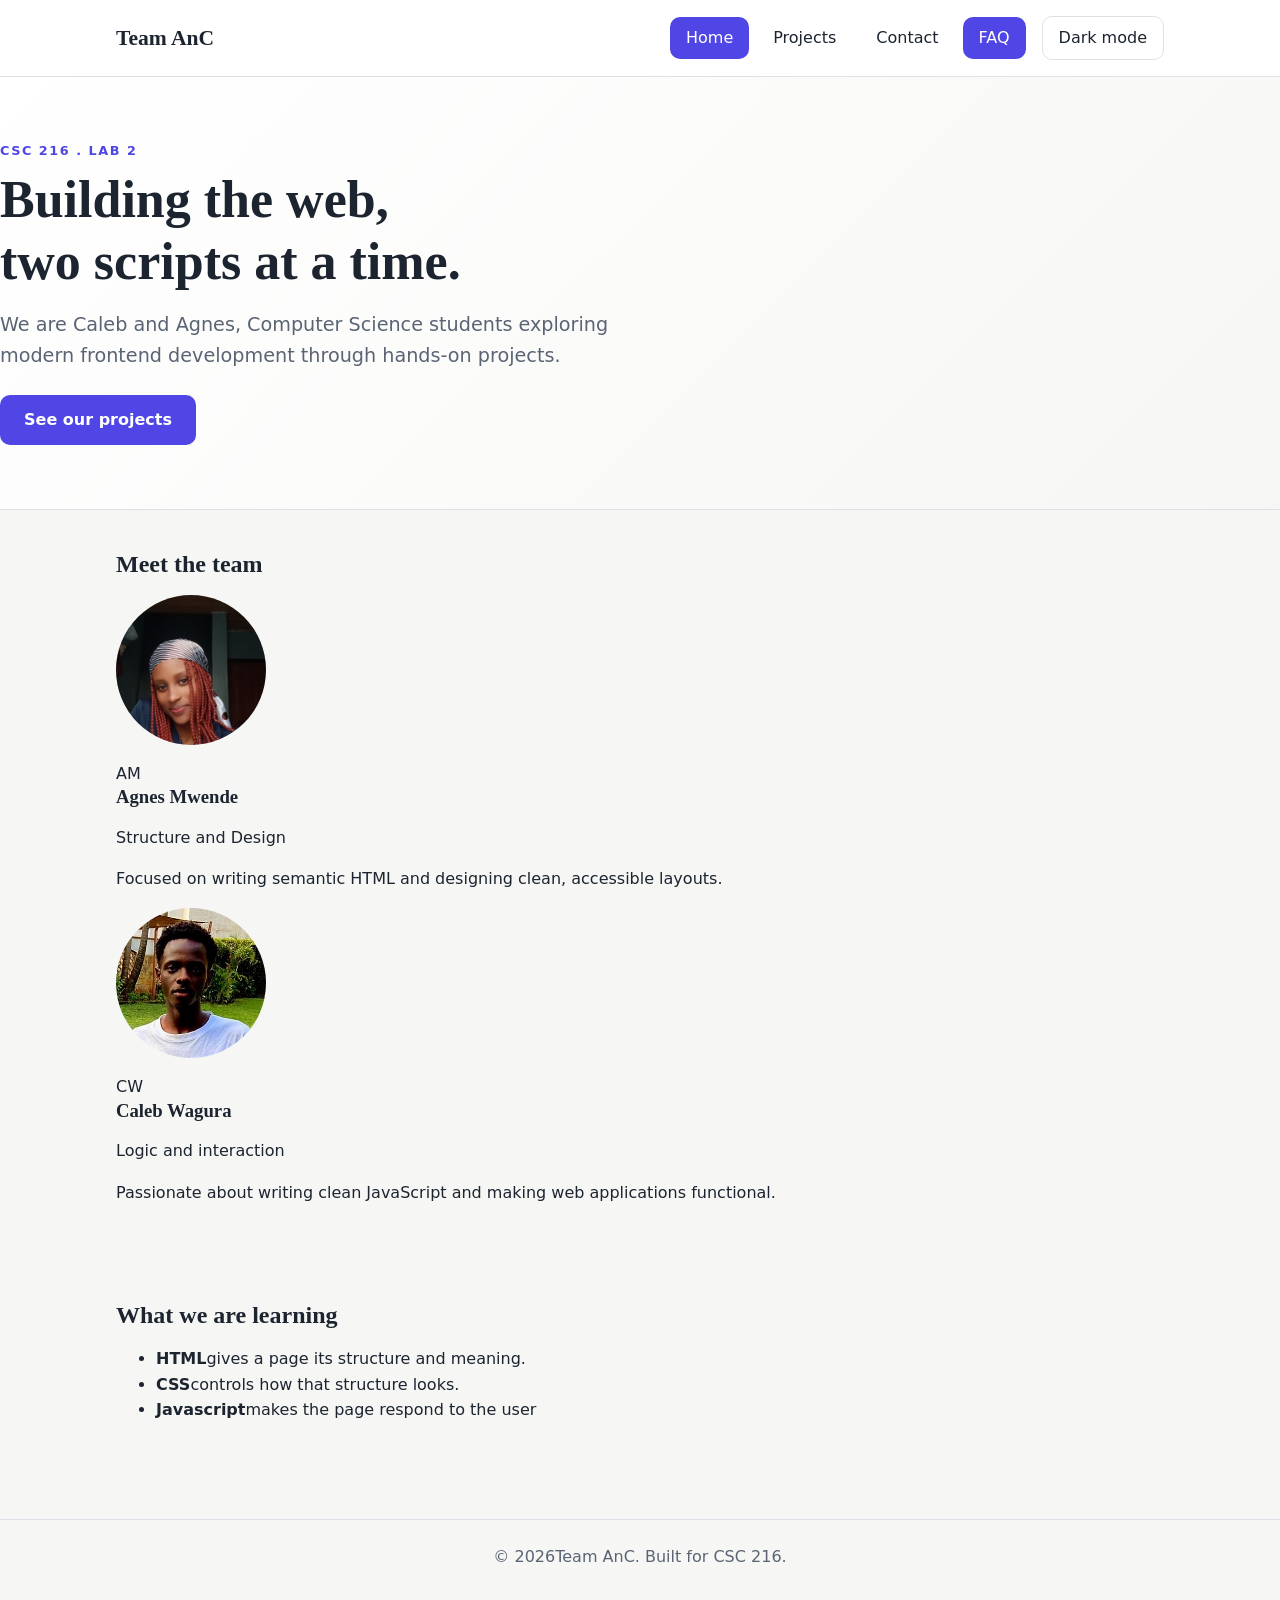
<file: index.html>
<!DOCTYPE html>
<html lang="en">
<head>
    <meta charset="UTF-8">
    <meta name="viewport" content="width=device-width, initial-scale=1.0">
    <title>Home | Team AnC</title>
    <link rel="stylesheet" href="css/styles.css">
    <script src="js/script.js" defer></script>
</head>
<body>
   <a class="skip-link" href="#main">Skip to main content</a> 
   <header class="site-header">
    <div class="container header-inner">
        <a class="logo" href="index.html">Team AnC</a>
        <button class="nav-toggle" type="button" aria-expanded="false" aria-controls="site-nav">Menu</button>
        <nav id="site-nav" class="site-nav" aria-label="Main">
            <ul>
                <li><a href="index.html" aria-current="page">Home</a></li>
                <li><a href="projects.html">Projects</a></li>
                <li><a href="contact.html">Contact</a></li>
                <li><a href="faq.html" aria-current="page">FAQ</a></li>
            </ul>
        </nav>
        <button class="theme-toggle" type="button" aria-pressed="false">Dark mode</button>
    </div>
   </header>
   <main id="main">
    <section class="hero">
        <div class="conainer">
            <p class="eyebrow">CSC 216 . Lab 2</p>
            <h1>Building the web, two scripts at a time.</h1>
            <p class="lead">We are Caleb and Agnes, Computer Science students exploring modern frontend development through hands-on projects.</p>
            <a class="button" href="projects.html">See our projects</a>
        </div>
    </section>
    <section class="container section" aria-labelledby="team-heading">
        <h2 id="team-heading">Meet the team</h2>
        <div class="team-grid">
            <article class="card">
                <img src="images/agnes.jpeg" alt="" width="150" height="150" style="border-radius: 50%; object-fit: cover; margin-bottom: 1rem;">
                <div class="avatar" aria-hidden="true">AM</div>
                <h3>Agnes Mwende</h3>
                <p class="role">Structure and Design</p>
                <p>Focused on writing semantic HTML and designing clean, accessible layouts.</p>
            </article>
            <article class="card">
                <img src="images/caleb.jpeg" alt="" width="150" height="150" style="border-radius: 50%; object-fit: cover; margin-bottom: 1rem;">
                <div class="avatar" aria-hidden="true">CW</div>
                <h3>Caleb Wagura</h3>
                <p class="role">Logic and interaction</p>
                <p>Passionate about writing clean JavaScript and making web applications functional.</p>
            </article>
        </div>
    </section>
    <section class="container section" aria-labelledby="learning-heading">
        <h2 id="learnig-heading">What we are learning</h2>
        <ul class="skill-list">
            <li><strong>HTML</strong>gives a page its structure and meaning.</li>
            <li><strong>CSS</strong>controls how that structure looks.</li>
            <li><strong>Javascript</strong>makes the page respond to the user</li>
        </ul>
    </section>
   </main>
   <footer class="site-footer">
    <div class="container">
        <p>&copy; <span id="year">2026</span>Team AnC. Built for CSC 216.</p>
    </div>
   </footer>
</body>
</html>
</file>
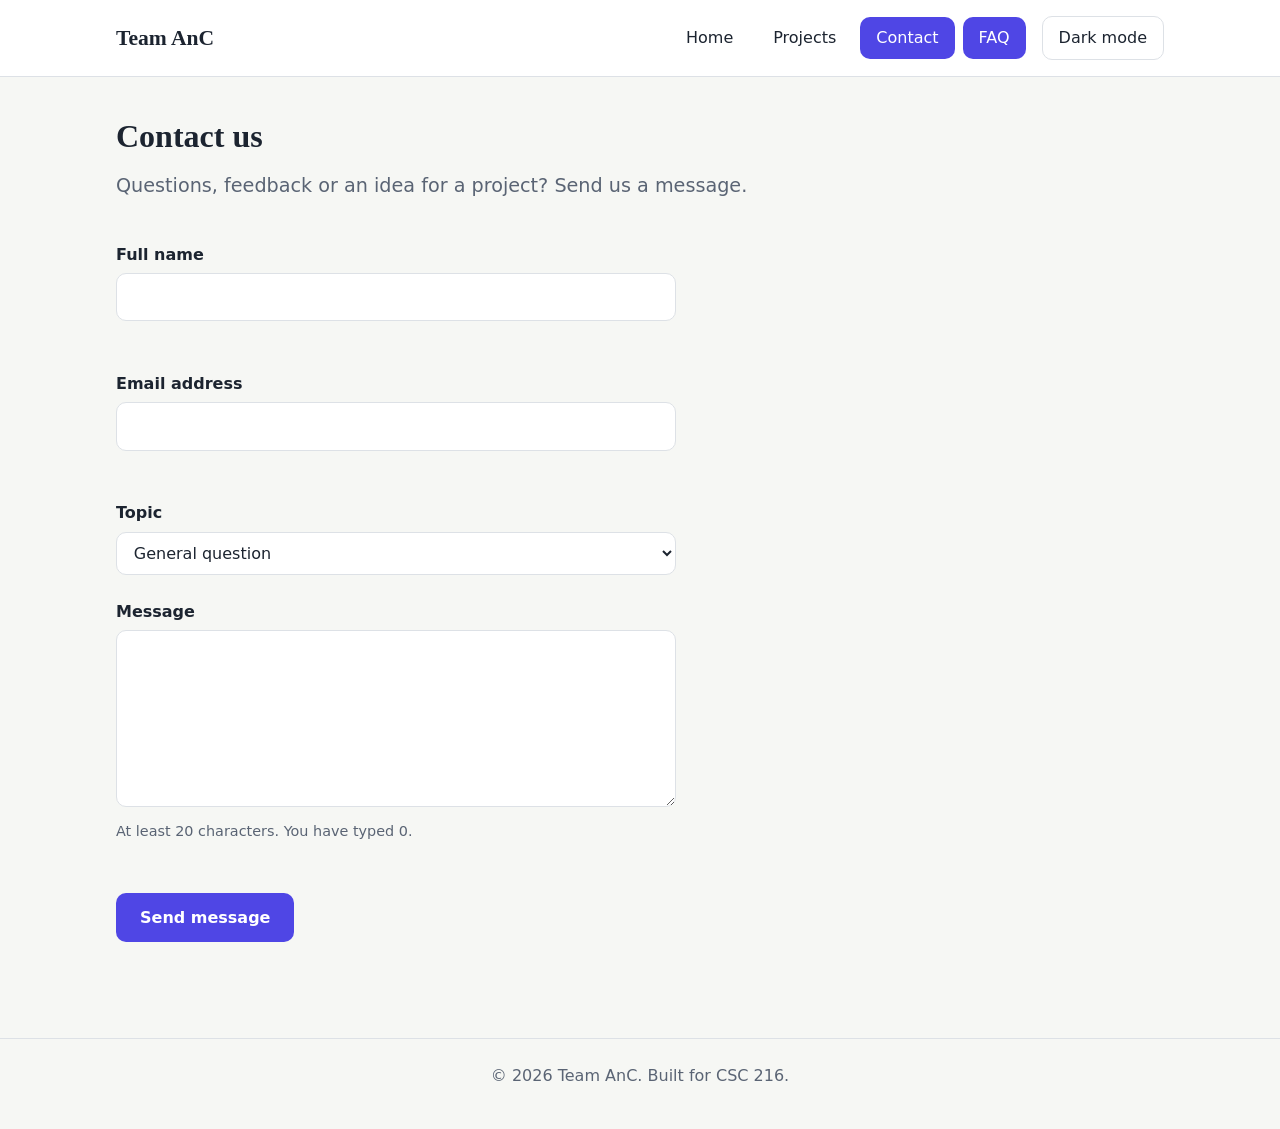
<file: contact.html>
<!DOCTYPE html>
<html lang="en">
<head>
  <meta charset="UTF-8">
  <meta name="viewport" content="width=device-width, initial-scale=1.0">
  <meta name="description" content="Send a message to Team AnC.">
  <title>Contact | Team AnC</title>
  <link rel="stylesheet" href="css/styles.css">
  <script src="js/script.js" defer></script>
</head>
<body>
  <a class="skip-link" href="#main">Skip to main content</a>

  <header class="site-header">
    <div class="container header-inner">
      <a class="logo" href="index.html">Team AnC</a>
      <button class="nav-toggle" type="button" aria-expanded="false" aria-controls="site-nav">Menu</button>
      <nav id="site-nav" class="site-nav" aria-label="Main">
        <ul>
          <li><a href="index.html">Home</a></li>
          <li><a href="projects.html">Projects</a></li>
          <li><a href="contact.html" aria-current="page">Contact</a></li>
          <li><a href="faq.html" aria-current="page">FAQ</a></li>
        </ul>
      </nav>
      <button class="theme-toggle" type="button" aria-pressed="false">Dark mode</button>
    </div>
  </header>

  <main id="main" class="container">
    <header class="page-header">
      <h1>Contact us</h1>
      <p class="lead">Questions, feedback or an idea for a project? Send us a message.</p>
    </header>

    <form id="contact-form" class="contact-form" novalidate>
      <div class="field">
        <label for="name">Full name</label>
        <input type="text" id="name" name="name" autocomplete="name" required aria-describedby="name-error">
        <p class="error" id="name-error"></p>
      </div>

      <div class="field">
        <label for="email">Email address</label>
        <input type="email" id="email" name="email" autocomplete="email" required aria-describedby="email-error">
        <p class="error" id="email-error"></p>
      </div>

      <div class="field">
        <label for="topic">Topic</label>
        <select id="topic" name="topic">
          <option value="general">General question</option>
          <option value="collaboration">Collaboration</option>
          <option value="feedback">Feedback on our site</option>
        </select>
      </div>

      <div class="field">
        <label for="message">Message</label>
        <textarea id="message" name="message" rows="6" required minlength="20" aria-describedby="message-hint message-error"></textarea>
        <p class="hint" id="message-hint">At least 20 characters. You have typed <span id="char-count">0</span>.</p>
        <p class="error" id="message-error"></p>
      </div>

      <button class="button" type="submit">Send message</button>
      <p id="form-status" class="form-status" role="status"></p>
    </form>
  </main>

  <footer class="site-footer">
    <div class="container">
      <p>&copy; <span id="year">2026</span> Team AnC. Built for CSC 216.</p>
    </div>
  </footer>
</body>
</html>
</file>
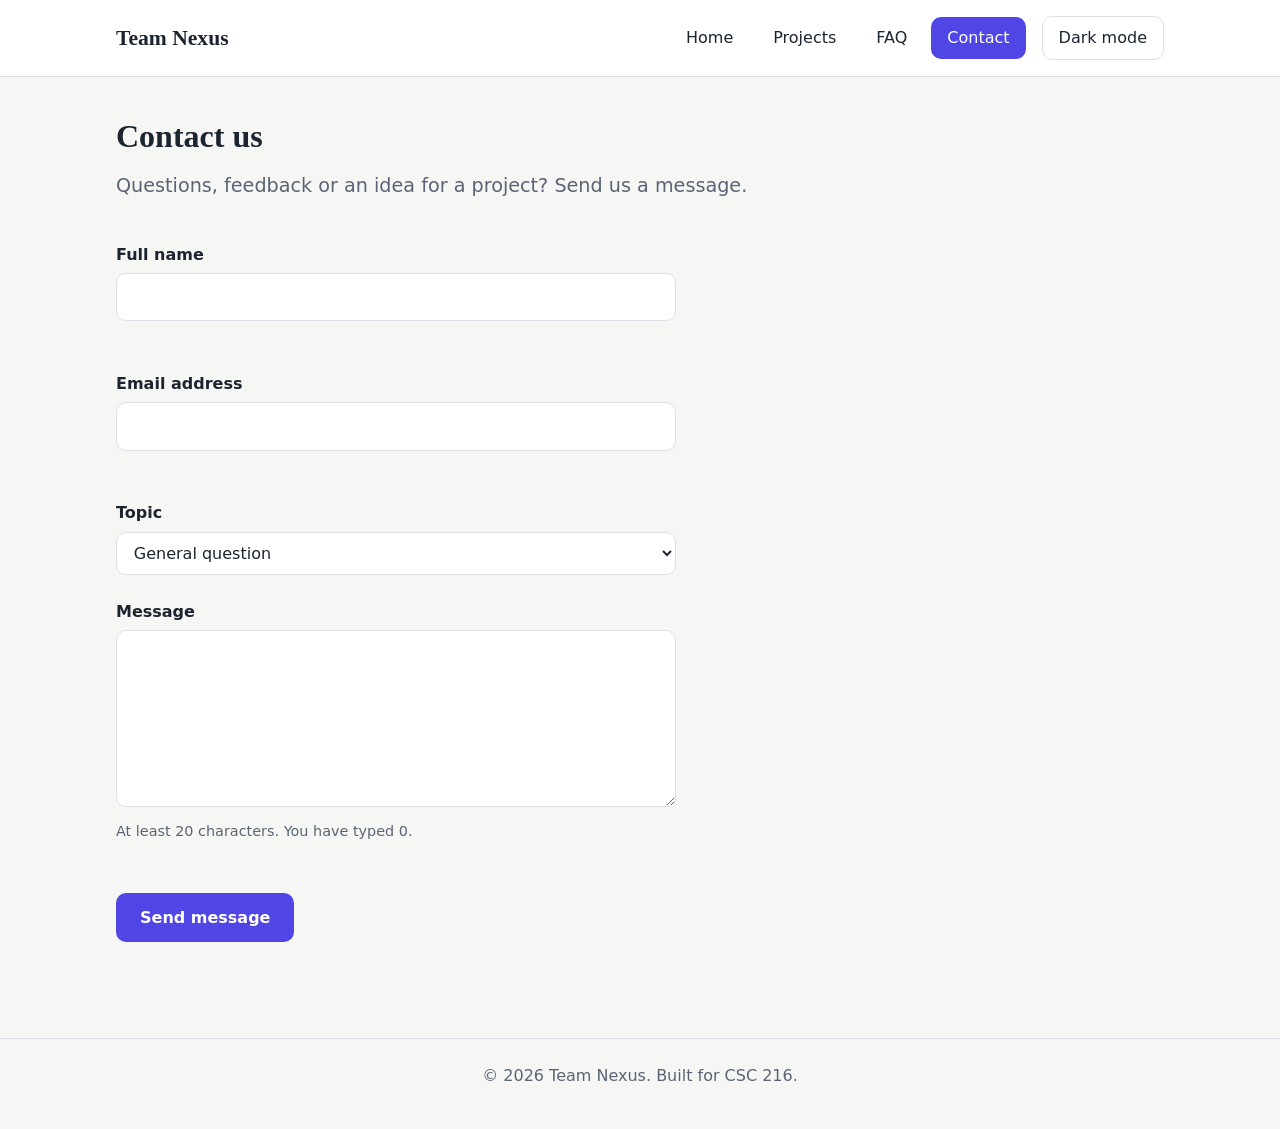
<file: contacts.html>
<!DOCTYPE html>
<html lang="en">
<head>
  <meta charset="UTF-8">
  <meta name="viewport" content="width=device-width, initial-scale=1.0">
  <meta name="description" content="Send a message to Team Nexus.">
  <title>Contact | Team Nexus</title>
  <link rel="stylesheet" href="css/styles.css">
  <script src="js/script.js" defer></script>
</head>
<body>
  <a class="skip-link" href="#main">Skip to main content</a>

  <header class="site-header">
    <div class="container header-inner">
      <a class="logo" href="index.html">Team Nexus</a>
      <button class="nav-toggle" type="button" aria-expanded="false" aria-controls="site-nav">Menu</button>
      <nav id="site-nav" class="site-nav" aria-label="Main">
        <ul>
          <li><a href="index.html">Home</a></li>
          <li><a href="projects.html">Projects</a></li>
          <li><a href="faq.html">FAQ</a></li>
          <li><a href="contact.html" aria-current="page">Contact</a></li>
        </ul>
      </nav>
      <button class="theme-toggle" type="button" aria-pressed="false">Dark mode</button>
    </div>
  </header>

  <main id="main" class="container">
    <header class="page-header">
      <h1>Contact us</h1>
      <p class="lead">Questions, feedback or an idea for a project? Send us a message.</p>
    </header>

    <form id="contact-form" class="contact-form" novalidate>
      <div class="field">
        <label for="name">Full name</label>
        <input type="text" id="name" name="name" autocomplete="name" required aria-describedby="name-error">
        <p class="error" id="name-error"></p>
      </div>

      <div class="field">
        <label for="email">Email address</label>
        <input type="email" id="email" name="email" autocomplete="email" required aria-describedby="email-error">
        <p class="error" id="email-error"></p>
      </div>

      <div class="field">
        <label for="topic">Topic</label>
        <select id="topic" name="topic">
          <option value="general">General question</option>
          <option value="collaboration">Collaboration</option>
          <option value="feedback">Feedback on our site</option>
        </select>
      </div>

      <div class="field">
        <label for="message">Message</label>
        <textarea id="message" name="message" rows="6" required minlength="20" aria-describedby="message-hint message-error"></textarea>
        <p class="hint" id="message-hint">At least 20 characters. You have typed <span id="char-count">0</span>.</p>
        <p class="error" id="message-error"></p>
      </div>

      <button class="button" type="submit">Send message</button>
      <p id="form-status" class="form-status" role="status"></p>
    </form>
  </main>

  <footer class="site-footer">
    <div class="container">
      <p>&copy; <span id="year">2026</span> Team Nexus. Built for CSC 216.</p>
    </div>
  </footer>
</body>
</html>
</file>
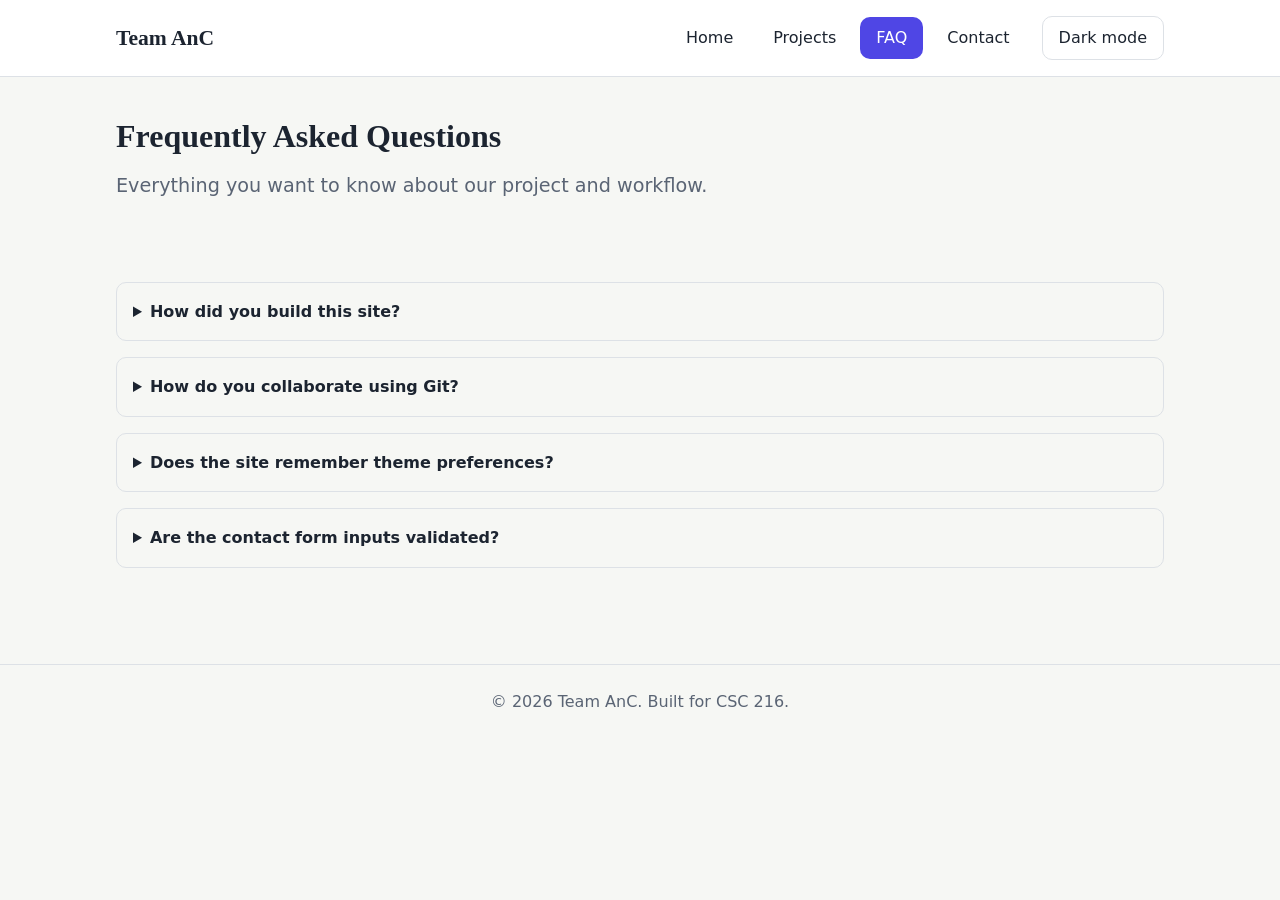
<file: faq.html>
<!DOCTYPE html>
<html lang="en">
<head>
  <meta charset="UTF-8">
  <meta name="viewport" content="width=device-width, initial-scale=1.0">
  <meta name="description" content="Frequently asked questions about Caleb and Agnes's team website.">
  <title>FAQ | Team AnC</title>
  <link rel="stylesheet" href="css/styles.css">
  <script src="js/script.js" defer></script>
</head>
<body>
  <a class="skip-link" href="#main">Skip to main content</a>
  <header class="site-header">
    <div class="container header-inner">
      <a class="logo" href="index.html">Team AnC</a>
      <button class="nav-toggle" type="button" aria-expanded="false" aria-controls="site-nav">Menu</button>
      <nav id="site-nav" class="site-nav" aria-label="Main">
        <ul>
          <li><a href="index.html">Home</a></li>
          <li><a href="projects.html">Projects</a></li>
          <li><a href="faq.html" aria-current="page">FAQ</a></li>
          <li><a href="contact.html">Contact</a></li>
        </ul>
      </nav>
      <button class="theme-toggle" type="button" aria-pressed="false">Dark mode</button>
    </div>
  </header>

  <main id="main" class="container">
    <header class="page-header">
      <h1>Frequently Asked Questions</h1>
      <p class="lead">Everything you want to know about our project and workflow.</p>
    </header>

    <div class="section">  
     <details style="margin-bottom: 1rem; padding: 1rem; border: 1px solid var(--color-border); border-radius: var(--radius);">
        <summary style="font-weight: 600; cursor: pointer;">How did you build this site?</summary>
        <p style="margin-top: 0.5rem;">We built it using semantic HTML, custom CSS properties, and JavaScript without external frameworks.</p>
      </details>

      <details style="margin-bottom: 1rem; padding: 1rem; border: 1px solid var(--color-border); border-radius: var(--radius);">
        <summary style="font-weight: 600; cursor: pointer;">How do you collaborate using Git?</summary>
        <p style="margin-top: 0.5rem;">We alternate driver and navigator roles, use co-author commit trailers, and push our updates to GitHub.</p>
      </details>

      <details style="margin-bottom: 1rem; padding: 1rem; border: 1px solid var(--color-border); border-radius: var(--radius);">
        <summary style="font-weight: 600; cursor: pointer;">Does the site remember theme preferences?</summary>
        <p style="margin-top: 0.5rem;">Yes! Your dark or light mode preference is saved locally in your browser using <code>localStorage</code>.</p>
      </details>

      <details style="margin-bottom: 1rem; padding: 1rem; border: 1px solid var(--color-border); border-radius: var(--radius);">
        <summary style="font-weight: 600; cursor: pointer;">Are the contact form inputs validated?</summary>
        <p style="margin-top: 0.5rem;">Yes, JavaScript validates your email format and ensures messages are at least 20 characters long before submission.</p>
      </details>
    </div>
  </main>

  <footer class="site-footer">
    <div class="container">
      <p>&copy; <span id="year">2026</span> Team AnC. Built for CSC 216.</p>
    </div>
  </footer>
</body>
</html>
</file>
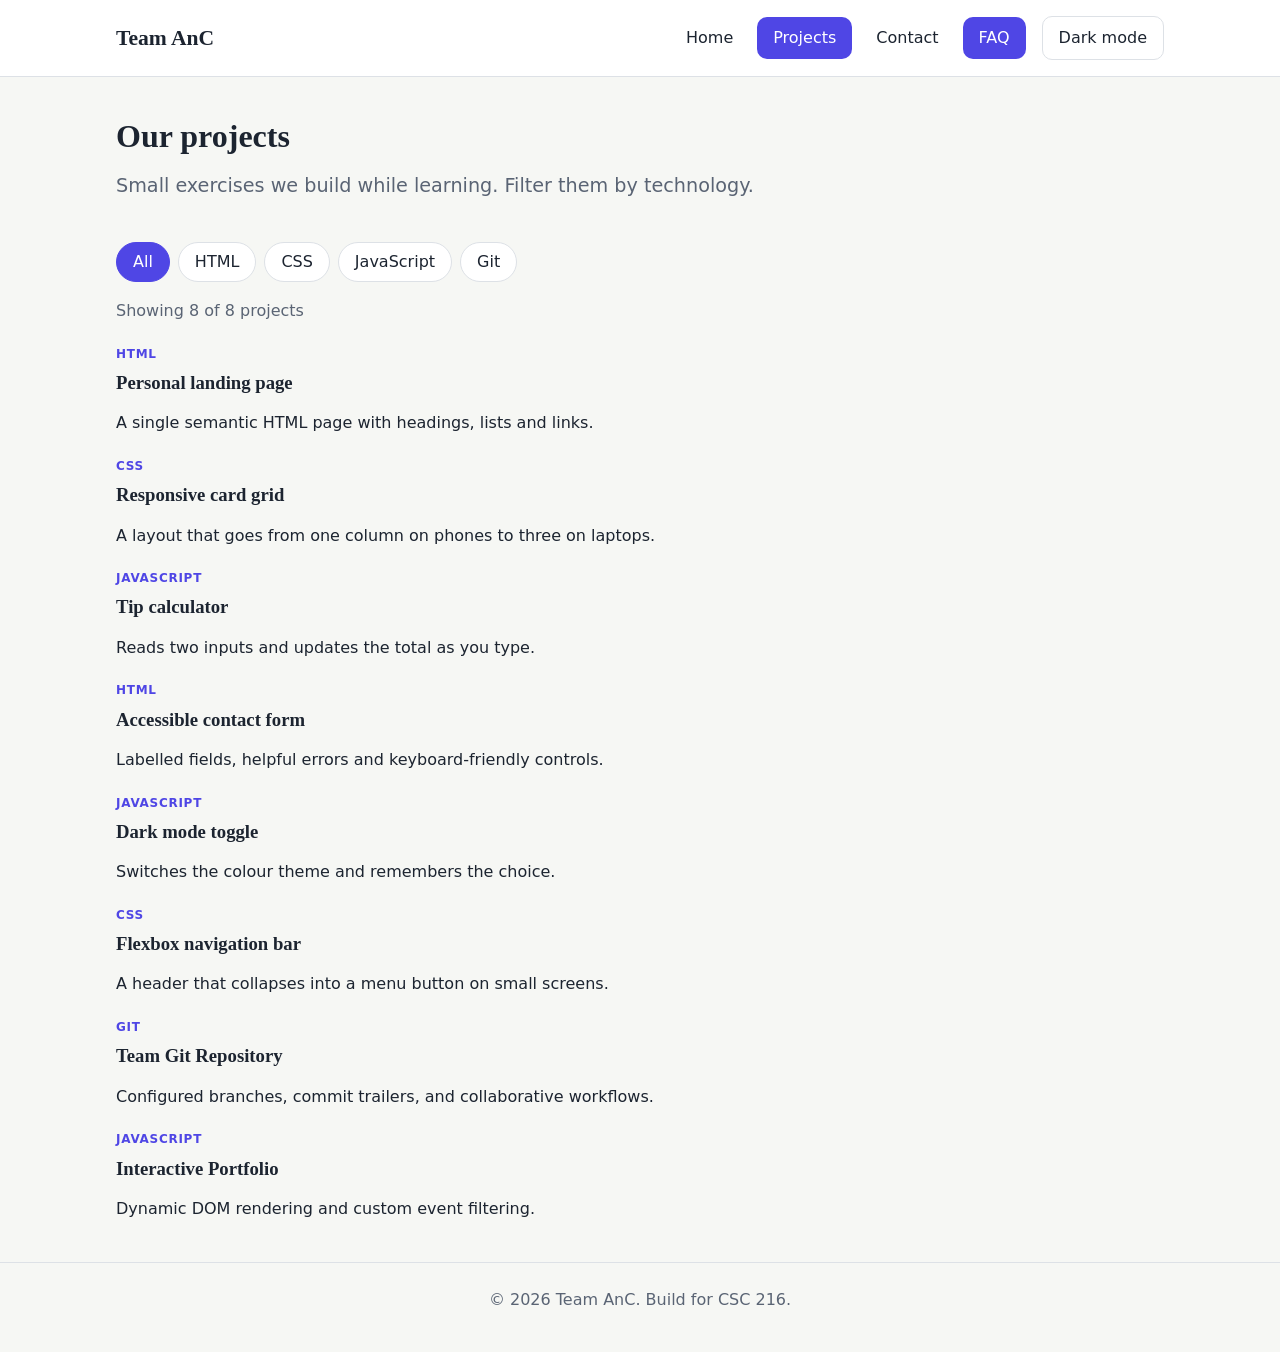
<file: projects.html>
<!DOCTYPE html>
<html lang = "en">
    <head>
        <meta charset = "UTF-8">
        <meta name = "viewport" content="width=device-width, initial-scale=1.0">
        <meta name = "description" content="Projects built by Team AnC while learning web development.">
        <title>Projects | Team AnC</title>
        <link rel="stylesheet" href="css/styles.css">
        <script src="js/script.js" defer></script>
    </head>
    <body>
        <a class="skip-link" href="#main">Skip to main content</a>
        
        <header class="site-header">
            <div class="container header-inner">
                <a class="logo" href="index.html">Team AnC</a>
                <button class="nav-toggle" type="button" aria-expanded="false" aria-controls="site-nav">Menu</button>
                <nav id="site-nav" class="site-nav" aria-label="Main">
                <ul>
                    <li><a href="index.html">Home</a></li>
                    <li><a href="projects.html" aria-current="page">Projects</a></li>
                    <li><a href="contact.html">Contact</a></li>
                    <li><a href="faq.html" aria-current="page">FAQ</a></li>
                </ul>
                </nav>
                <button class="theme-toggle" type="button" aria-pressed="false">Dark mode</button>
            </div>
        </header>
        
        <main id="main" class="container">
            <header class="page-header">
                <h1>Our projects</h1>
                <p class="lead">Small exercises we build while learning. Filter them by technology.</p>
            </header>
            
            <div class="filters" role="group" aria-label="Filter projects by technology">
                <button class="filter-btn" type="button" data-filter="all" aria-pressed="true">All</button>
                <button class="filter-btn" type="button" data-filter="html" aria-pressed="false">HTML</button>
                <button class="filter-btn" type="button" data-filter="css" aria-pressed="false">CSS</button>
                <button class="filter-btn" type="button" data-filter="js" aria-pressed="false">JavaScript</button>
                <button class="filter-btn" type="button" data-filter="git" aria-pressed="false">Git</button>
            </div>
            
            <p id="project-count" class="project-count" aria-live="polite"></p>
            <div id="project-list" class="project-grid"></div>

            <noscript>
                <p>Turn on JavaScript to see the project list.</p>
            </noscript>
        </main>
        
        <footer class="site-footer">
            <div class="container">
                <p>&copy; <span id="year">2026</span> Team AnC. Build for CSC 216.</p>
            </div>
        </footer>
    </body>
</html>
</file>
<file: css/styles.css>
/*---------- 1. Design tokens ---------- */
:root {
  --color-bg: #f6f7f4;
  --color-surface: #ffffff;
  --color-text: #1c2430;
  --color-muted: #5a6474;
  --color-primary: #4f46e5;
  --color-primary-dark: #4338ca;
  --color-on-primary: #ffffff;
  --color-border: #dde1e6;
  --color-error: #b3261e;
  --color-success: #1e7b3a;

  --font-body: system-ui, -apple-system, "Segoe UI", Roboto, Arial, sans-serif;
  --font-heading: Georgia, "Times New Roman", serif;

  --space-1: 0.5rem;
  --space-2: 1rem;
  --space-3: 1.5rem;
  --space-4: 2.5rem;
  --space-5: 4rem;

  --radius: 10px;
  --max-width: 1080px;
}

body.dark {
  --color-bg: #11161d;
  --color-surface: #1a212b;
  --color-text: #e7ebf0;
  --color-muted: #a2abb9;
  --color-primary: #818cf8;
  --color-primary-dark: #a5b4fc;
  --color-on-primary: #0b1f1f;
  --color-border: #2b3340;
  --color-error: #ff8a80;
  --color-success: #7ddc97;
  color-scheme: dark;
}

/* ---------- 2. Base and reset ---------- */
*,
*::before,
*::after {
  box-sizing: border-box;
}

body {
  margin: 0;
  font-family: var(--font-body);
  font-size: 1rem;
  line-height: 1.6;
  color: var(--color-text);
  background-color: var(--color-bg);
  transition: background-color 0.3s ease, color 0.3s ease;
}

h1,
h2,
h3 {
  font-family: var(--font-heading);
  line-height: 1.2;
  margin: 0 0 var(--space-2);
}

p {
  margin: 0 0 var(--space-2);
}

a {
  color: var(--color-primary);
}
a:hover {
  color: var(--color-primary-dark);
}

img {
  max-width: 100%;
  display: block;
}

:focus-visible {
  outline: 3px solid var(--color-primary);
  outline-offset: 3px;
}

/* ---------- 3. Layout helpers ---------- */
.container {
  width: 100%;
  max-width: var(--max-width);
  margin-inline: auto;
  padding-inline: var(--space-2);
}

.section {
  padding-block: var(--space-4);
}

.skip-link {
  position: absolute;
  top: -4rem;
  left: var(--space-2);
  z-index: 100;
  padding: var(--space-1) var(--space-2);
  border-radius: var(--radius);
  background-color: var(--color-primary);
  color: var(--color-on-primary);
}

.skip-link:focus {
  top: var(--space-2);
}

/* ---------- 4. Header and navigation ---------- */
.site-header {
  position: sticky;
  top: 0;
  z-index: 10;
  background-color: var(--color-surface);
  border-bottom: 1px solid var(--color-border);
}

.header-inner {
  display: flex;
  flex-wrap: wrap;
  align-items: center;
  gap: var(--space-2);
  padding-block: var(--space-2);
}

.logo {
  margin-right: auto;
  font-family: var(--font-heading);
  font-size: 1.35rem;
  font-weight: 700;
  color: var(--color-text);
  text-decoration: none;
}

.site-nav ul {
  display: flex;
  gap: var(--space-1);
  margin: 0;
  padding: 0;
  list-style: none;
}

.site-nav a {
  display: block;
  padding: var(--space-1) var(--space-2);
  border-radius: var(--radius);
  color: var(--color-text);
  font-weight: 500;
  text-decoration: none;
}

.site-nav a:hover {
  background-color: var(--color-bg);
}

.site-nav a[aria-current="page"] {
  background-color: var(--color-primary);
  color: var(--color-on-primary);
}

.nav-toggle,
.theme-toggle {
  padding: var(--space-1) var(--space-2);
  border: 1px solid var(--color-border);
  border-radius: var(--radius);
  background-color: transparent;
  color: var(--color-text);
  font: inherit;
  cursor: pointer;
}

.theme-toggle[aria-pressed="true"] {
  border-color: var(--color-primary);
  color: var(--color-primary);
}

.nav-toggle {
  display: none;
}

/* ---------- 5. Buttons and hero ---------- */
.button {
  display: inline-block;
  padding: 0.75rem 1.5rem;
  border: none;
  border-radius: var(--radius);
  background-color: var(--color-primary);
  color: var(--color-on-primary);
  font: inherit;
  font-weight: 600;
  text-decoration: none;
  cursor: pointer;
  transition: background-color 0.2s ease, transform 0.2s ease;
}

.button:hover {
  background-color: var(--color-primary-dark);
  color: var(--color-on-primary);
  transform: translateY(-2px);
}

.hero {
  padding-block: var(--space-5);
  background: linear-gradient(135deg, var(--color-surface), var(--color-bg));
  border-bottom: 1px solid var(--color-border);
}

.hero h1 {
  max-width: 18ch;
  font-size: clamp(2rem, 5vw, 3.25rem);
}

.eyebrow {
  margin-bottom: var(--space-1);
  color: var(--color-primary);
  font-size: 0.8rem;
  font-weight: 700;
  letter-spacing: 0.12em;
  text-transform: uppercase;
}

.lead {
  max-width: 55ch;
  margin-bottom: var(--space-3);
  color: var(--color-muted);
  font-size: 1.2rem;
}

.page-header {
  padding-block: var(--space-4) var(--space-2);
}

.page-header {
  padding-block: var(--space-4) var(--space-2);
}

/* ---------- 7. Projects page ---------- */
.filters {
  display: flex;
  flex-wrap: wrap;
  gap: var(--space-1);
  margin-bottom: var(--space-2);
}

.filter-btn {
  padding: 0.4rem 1rem;
  border: 1px solid var(--color-border);
  border-radius: 999px;
  background-color: var(--color-surface);
  color: var(--color-text);
  font: inherit;
  cursor: pointer;
}

.filter-btn[aria-pressed="true"] {
  border-color: var(--color-primary);
  background-color: var(--color-primary);
  color: var(--color-on-primary);
}

.project-count {
  color: var(--color-muted);
}

.tag {
  display: inline-block;
  margin-bottom: var(--space-1);
  color: var(--color-primary);
  font-size: 0.75rem;
  font-weight: 700;
  letter-spacing: 0.06em;
  text-transform: uppercase;
}

/* ---------- 8. Contact form ---------- */
.contact-form {
  max-width: 560px;
  padding-bottom: var(--space-4);
}
.field {
  margin-bottom: var(--space-3);
}

label {
  display: block;
  margin-bottom: 0.35rem;
  font-weight: 600;
}

input,
select,
textarea {
  width: 100%;
  padding: 0.65rem 0.8rem;
  border: 1px solid var(--color-border);
  border-radius: var(--radius);
  background-color: var(--color-surface);
  color: var(--color-text);
  font: inherit;
}

input:focus,
select:focus,
textarea:focus {
  border-color: var(--color-primary);
}

input[aria-invalid="true"],
textarea[aria-invalid="true"] {
  border-color: var(--color-error);
}

.hint,
.error {
  margin: 0.35rem 0 0;
  font-size: 0.9rem;
}

.hint {
  color: var(--color-muted);
}

.error {
  min-height: 1.4em;
  color: var(--color-error);
}

.form-status {
  margin-top: var(--space-2);
  color: var(--color-success);
  font-weight: 600;
}

/* ---------- 9. Footer ---------- */
.site-footer {
  margin-top: var(--space-4);
  padding-block: var(--space-3);
  border-top: 1px solid var(--color-border);
  color: var(--color-muted);
  text-align: center;
}

/* ---------- 10. Small screens ---------- */
@media (max-width: 700px) {
  .nav-toggle {
    display: inline-block;
  }

  .site-nav {
    display: none;
    order: 3;
    width: 100%;
  }

  .site-nav.open {
    display: block;
  }

  .site-nav ul {
    flex-direction: column;
  }

  .section {
    padding-block: var(--space-3);
  }
}

/* ---------- 11. Respect reduced-motion preferences ---------- */
@media (prefers-reduced-motion: reduce) {
  *,
  *::before,
  *::after {
    transition: none !important;
  }
}
</file>
